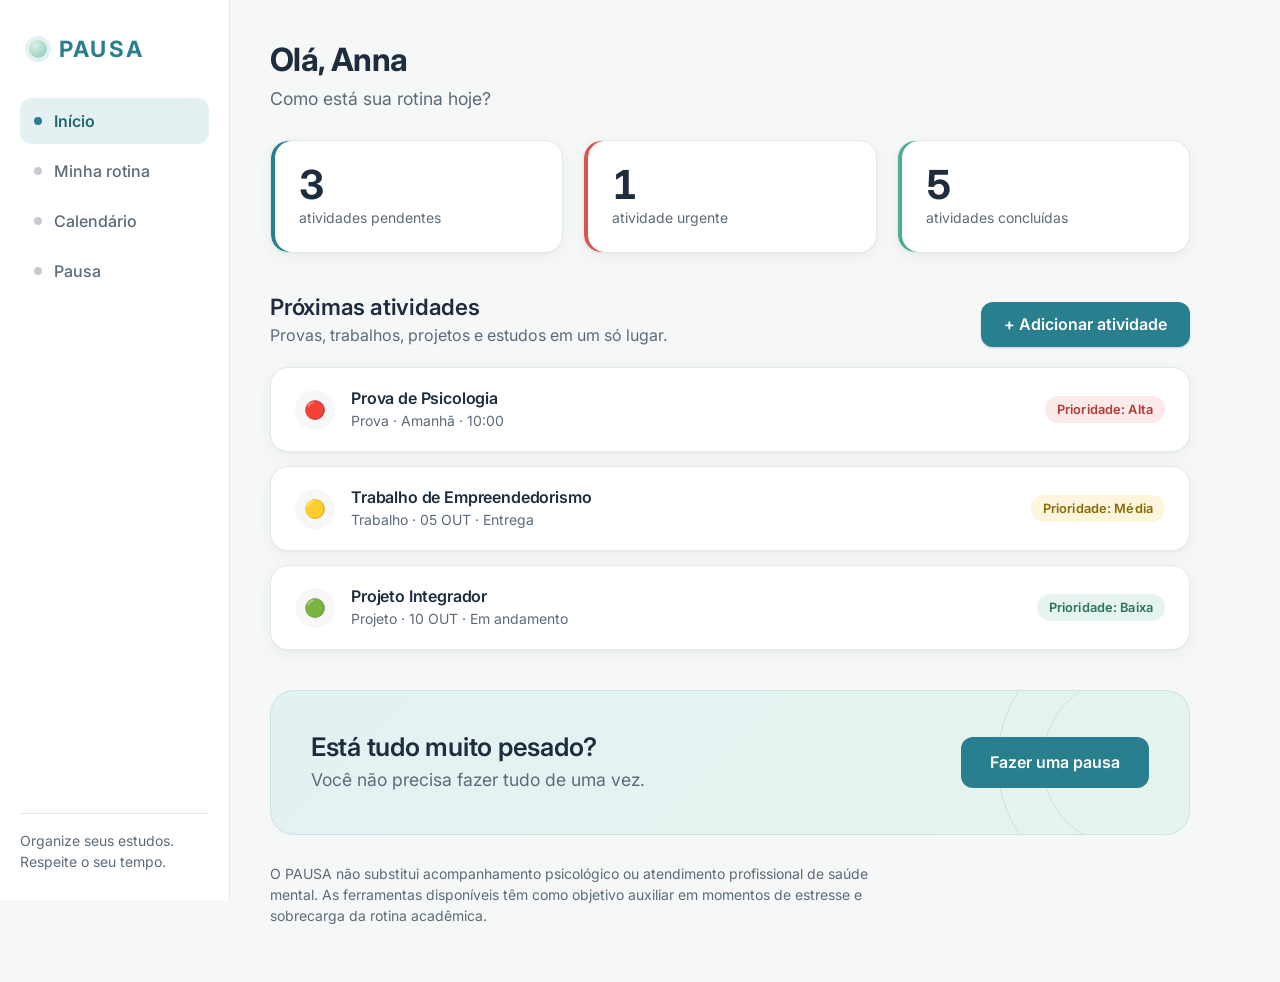
<file: index.html>
<!DOCTYPE html>
<html lang="pt-BR">
<head>
  <meta charset="UTF-8">
  <meta name="viewport" content="width=device-width, initial-scale=1">
  <title>PAUSA · Início</title>
  <link rel="preconnect" href="https://fonts.googleapis.com">
  <link href="https://fonts.googleapis.com/css2?family=Inter:wght@400;500;600;700&display=swap" rel="stylesheet">
  <link rel="stylesheet" href="style.css">
  <link rel="stylesheet" href="dashboard.css">
</head>
<body>

  <!-- MENU LATERAL -->
  <aside class="sidebar">
    <a href="index.html" class="logo">PAUSA</a>
    <nav class="menu">
      <a href="index.html" class="menu-link ativo">Início</a>
      <a href="rotina.html" class="menu-link">Minha rotina</a>
      <a href="calendario.html" class="menu-link">Calendário</a>
      <a href="pausa.html" class="menu-link">Pausa</a>
    </nav>
    <p class="lema">Organize seus estudos.<br>Respeite o seu tempo.</p>
  </aside>

  <main class="conteudo">

    <!-- SAUDAÇÃO -->
    <header class="saudacao">
      <h1>Olá, Anna</h1>
      <p>Como está sua rotina hoje?</p>
    </header>

    <!-- CARDS DE RESUMO -->
    <section class="resumo" aria-label="Resumo da rotina">
      <div class="card card-resumo">
        <span class="resumo-numero" id="contador-pendentes">3</span>
        <span class="resumo-texto">atividades pendentes</span>
      </div>
      <div class="card card-resumo resumo-urgente">
        <span class="resumo-numero" id="contador-urgentes">1</span>
        <span class="resumo-texto">atividade urgente</span>
      </div>
      <div class="card card-resumo resumo-concluido">
        <span class="resumo-numero">5</span>
        <span class="resumo-texto">atividades concluídas</span>
      </div>
    </section>

    <!-- PRÓXIMAS ATIVIDADES -->
    <section class="atividades">
      <div class="atividades-topo">
        <div>
          <h2>Próximas atividades</h2>
          <p class="subtitulo">Provas, trabalhos, projetos e estudos em um só lugar.</p>
        </div>
        <button class="botao botao-principal" id="botao-adicionar">+ Adicionar atividade</button>
      </div>
      <!-- Os cards são criados pelo app.js -->
      <div class="lista-atividades" id="lista-atividades"></div>
    </section>

    <!-- DESTAQUE DA ÁREA PAUSA -->
    <section class="destaque-pausa">
      <div>
        <h2>Está tudo muito pesado?</h2>
        <p>Você não precisa fazer tudo de uma vez.</p>
      </div>
      <a href="pausa.html" class="botao botao-pausa">Fazer uma pausa</a>
    </section>

    <!-- AVISO -->
    <p class="aviso">
      O PAUSA não substitui acompanhamento psicológico ou atendimento profissional de saúde mental.
      As ferramentas disponíveis têm como objetivo auxiliar em momentos de estresse e sobrecarga da rotina acadêmica.
    </p>
  </main>

  <!-- MODAL: NOVA ATIVIDADE -->
  <div class="modal-fundo" id="modal" hidden>
    <div class="modal" role="dialog" aria-modal="true" aria-labelledby="modal-titulo">
      <h2 id="modal-titulo">Nova atividade</h2>
      <form id="form-atividade">
        <label>Título
          <input type="text" id="campo-titulo" required placeholder="Ex.: Prova de Biologia">
        </label>
        <label>Tipo
          <select id="campo-tipo">
            <option>Prova</option>
            <option>Trabalho</option>
            <option>Projeto</option>
            <option>Estudo</option>
          </select>
        </label>
        <div class="linha">
          <label>Data
            <input type="date" id="campo-data" required>
          </label>
          <label>Horário
            <input type="time" id="campo-horario">
          </label>
        </div>
        <label>Prioridade
          <select id="campo-prioridade">
            <option value="Alta">Alta</option>
            <option value="Média" selected>Média</option>
            <option value="Baixa">Baixa</option>
          </select>
        </label>
        <label>Descrição
          <textarea id="campo-descricao" rows="3" placeholder="Algum detalhe que ajude a lembrar?"></textarea>
        </label>
        <div class="modal-botoes">
          <button type="button" class="botao botao-secundario" id="botao-cancelar">Cancelar</button>
          <button type="submit" class="botao botao-principal">Salvar atividade</button>
        </div>
      </form>
    </div>
  </div>

  <script src="app.js"></script>
</body>
</html>
</file>
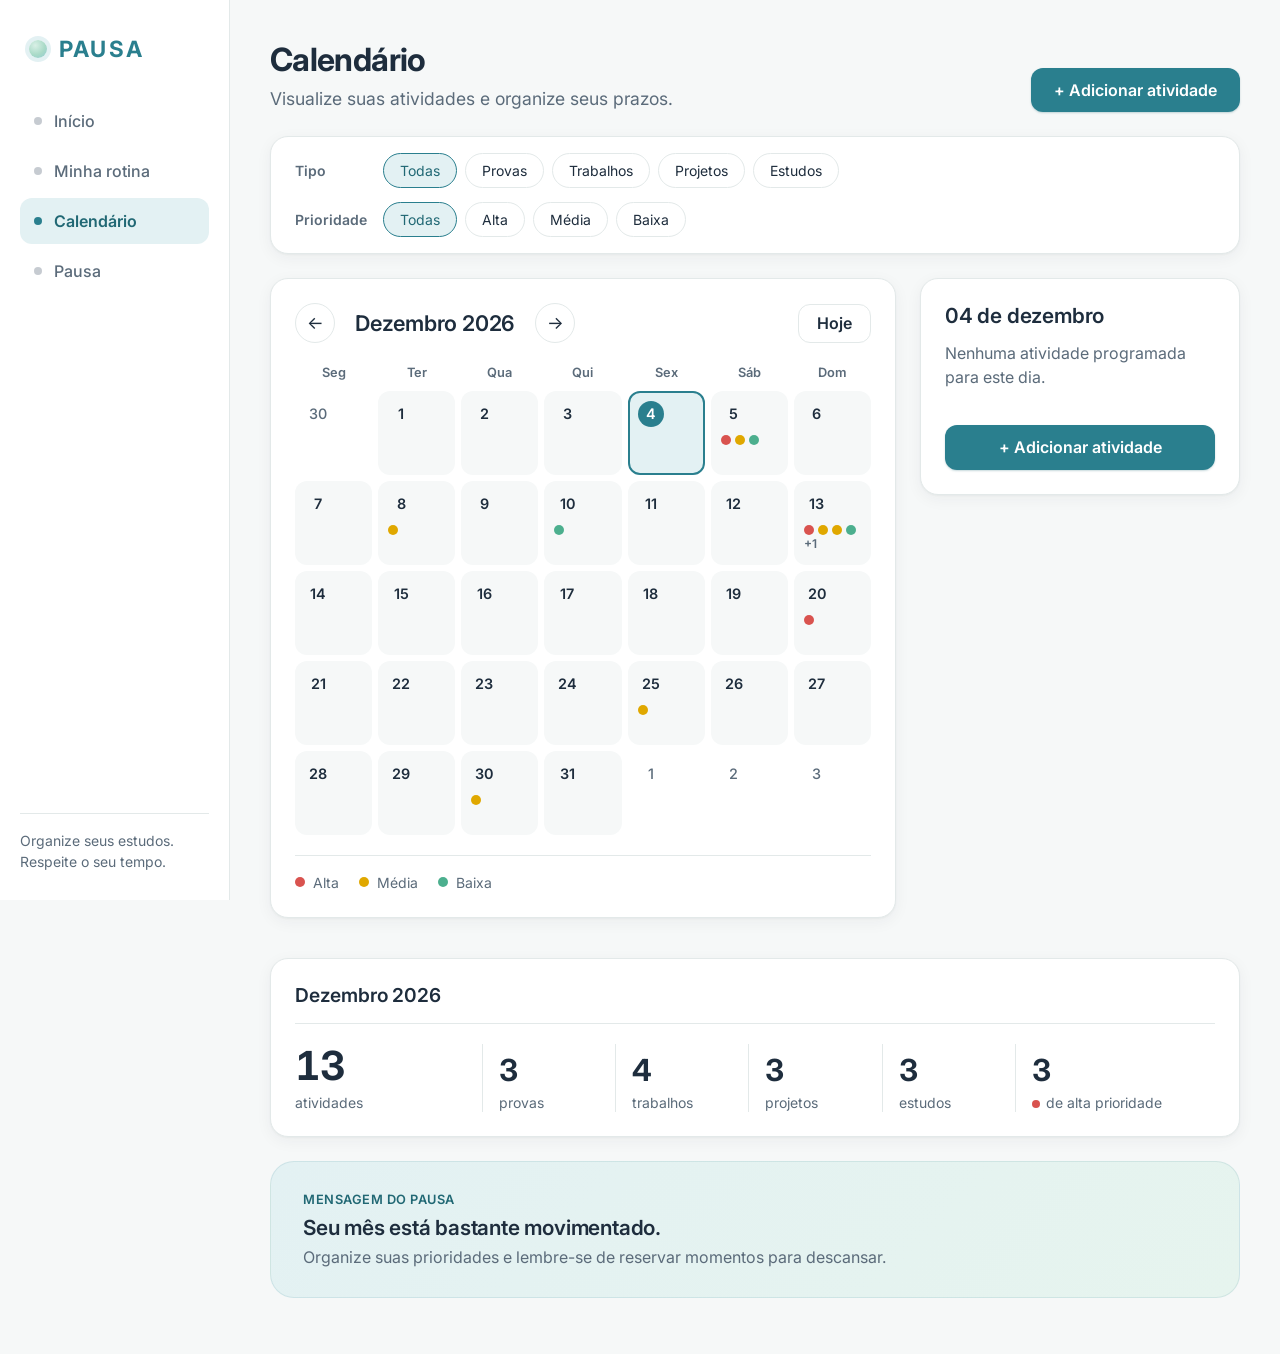
<file: calendario.html>
<!DOCTYPE html>
<html lang="pt-BR">
<head>
  <meta charset="UTF-8">
  <meta name="viewport" content="width=device-width, initial-scale=1">
  <title>PAUSA · Calendário</title>
  <link rel="preconnect" href="https://fonts.googleapis.com">
  <link href="https://fonts.googleapis.com/css2?family=Inter:wght@400;500;600;700&display=swap" rel="stylesheet">
  <link rel="stylesheet" href="style.css">
  <!-- dashboard.css já tem o modal e as etiquetas de prioridade -->
  <link rel="stylesheet" href="dashboard.css">

  <!-- Estilos específicos desta página -->
  <link rel="stylesheet" href="calendario.css">
</head>
<body>

  <!-- MENU LATERAL (igual ao das outras páginas; "Calendário" ativo) -->
  <aside class="sidebar">
    <a href="index.html" class="logo">PAUSA</a>
    <nav class="menu">
      <a href="index.html" class="menu-link">Início</a>
      <a href="rotina.html" class="menu-link">Minha rotina</a>
      <a href="calendario.html" class="menu-link ativo" aria-current="page">Calendário</a>
      <a href="pausa.html" class="menu-link">Pausa</a>
    </nav>
    <p class="lema">Organize seus estudos.<br>Respeite o seu tempo.</p>
  </aside>

  <main class="conteudo conteudo-calendario">

    <!-- CABEÇALHO -->
    <header class="atividades-topo cabecalho-calendario">
      <div class="saudacao">
        <h1>Calendário</h1>
        <p>Visualize suas atividades e organize seus prazos.</p>
      </div>
      <button class="botao botao-principal" id="botao-adicionar">+ Adicionar atividade</button>
    </header>

    <!-- FILTROS -->
    <section class="card filtros-cal" aria-label="Filtros">
      <div class="filtro-grupo" role="group" aria-label="Filtrar por tipo">
        <span class="filtro-rotulo">Tipo</span>
        <button class="chip" data-filtro="tipo" data-valor="Todas" aria-pressed="true">Todas</button>
        <button class="chip" data-filtro="tipo" data-valor="Prova" aria-pressed="false">Provas</button>
        <button class="chip" data-filtro="tipo" data-valor="Trabalho" aria-pressed="false">Trabalhos</button>
        <button class="chip" data-filtro="tipo" data-valor="Projeto" aria-pressed="false">Projetos</button>
        <button class="chip" data-filtro="tipo" data-valor="Estudo" aria-pressed="false">Estudos</button>
      </div>
      <div class="filtro-grupo" role="group" aria-label="Filtrar por prioridade">
        <span class="filtro-rotulo">Prioridade</span>
        <button class="chip" data-filtro="prioridade" data-valor="Todas" aria-pressed="true">Todas</button>
        <button class="chip" data-filtro="prioridade" data-valor="Alta" aria-pressed="false">Alta</button>
        <button class="chip" data-filtro="prioridade" data-valor="Média" aria-pressed="false">Média</button>
        <button class="chip" data-filtro="prioridade" data-valor="Baixa" aria-pressed="false">Baixa</button>
      </div>
    </section>

    <div class="layout-calendario">

      <!-- CALENDÁRIO MENSAL (a grade é criada pelo calendario.js) -->
      <section class="card calendario" aria-label="Calendário mensal">
        <div class="cal-barra">
          <button class="cal-seta" id="botao-anterior" aria-label="Mês anterior">←</button>
          <h2 class="cal-titulo" id="titulo-mes">Mês Ano</h2>
          <button class="cal-seta" id="botao-proximo" aria-label="Próximo mês">→</button>
          <button class="botao botao-secundario cal-hoje" id="botao-hoje">Hoje</button>
        </div>

        <div class="cal-semana" aria-hidden="true">
          <span>Seg</span><span>Ter</span><span>Qua</span><span>Qui</span><span>Sex</span><span>Sáb</span><span>Dom</span>
        </div>
        <div class="cal-grade" id="grade-dias" role="group" aria-label="Dias do mês"></div>

        <div class="legenda" aria-label="Legenda de prioridades">
          <span><i class="ponto ponto-alta"></i> Alta</span>
          <span><i class="ponto ponto-media"></i> Média</span>
          <span><i class="ponto ponto-baixa"></i> Baixa</span>
        </div>
      </section>

      <!-- PAINEL DO DIA SELECIONADO -->
      <aside class="card painel-dia" aria-live="polite">
        <h2 id="painel-data">Selecione um dia</h2>
        <p class="painel-contagem" id="painel-contagem"></p>
        <div id="painel-lista"></div>
        <p class="painel-vazio" id="painel-vazio" hidden>Nenhuma atividade programada para este dia.</p>
        <button class="botao botao-principal" id="botao-adicionar-dia" hidden>+ Adicionar atividade</button>
      </aside>
    </div>

    <!-- RESUMO DO MÊS -->
    <section class="card resumo-mes" aria-label="Resumo do mês">
      <h2 id="resumo-titulo">Mês Ano</h2>
      <div class="resumo-itens" id="resumo-itens"></div>
    </section>

    <!-- MENSAGEM DO PAUSA (escolhida pelo calendario.js conforme a carga do mês) -->
    <section class="mensagem-pausa" aria-label="Mensagem do PAUSA">
      <p class="mensagem-rotulo">Mensagem do PAUSA</p>
      <h2 id="mensagem-titulo"></h2>
      <p class="mensagem-texto" id="mensagem-texto"></p>
    </section>
  </main>

  <!-- MODAL: NOVA ATIVIDADE (mesmo da Minha rotina) -->
  <div class="modal-fundo" id="modal" hidden>
    <div class="modal" role="dialog" aria-modal="true" aria-labelledby="modal-titulo">
      <h2 id="modal-titulo">Nova atividade</h2>
      <form id="form-atividade">
        <label>Título
          <input type="text" id="campo-titulo" required placeholder="Ex.: Prova de Biologia">
        </label>
        <label>Tipo
          <select id="campo-tipo">
            <option>Prova</option>
            <option>Trabalho</option>
            <option>Projeto</option>
            <option>Estudo</option>
          </select>
        </label>
        <div class="linha">
          <label>Data
            <input type="date" id="campo-data" required>
          </label>
          <label>Horário
            <input type="time" id="campo-horario">
          </label>
        </div>
        <label>Prioridade
          <select id="campo-prioridade">
            <option value="Alta">Alta</option>
            <option value="Média" selected>Média</option>
            <option value="Baixa">Baixa</option>
          </select>
        </label>
        <label>Descrição
          <textarea id="campo-descricao" rows="3" placeholder="Algum detalhe que ajude a lembrar?"></textarea>
        </label>
        <div class="modal-botoes">
          <button type="button" class="botao botao-secundario" id="botao-cancelar">Cancelar</button>
          <button type="submit" class="botao botao-principal">Salvar atividade</button>
        </div>
      </form>
    </div>
  </div>

  <script src="calendario.js"></script>
</body>
</html>
</file>
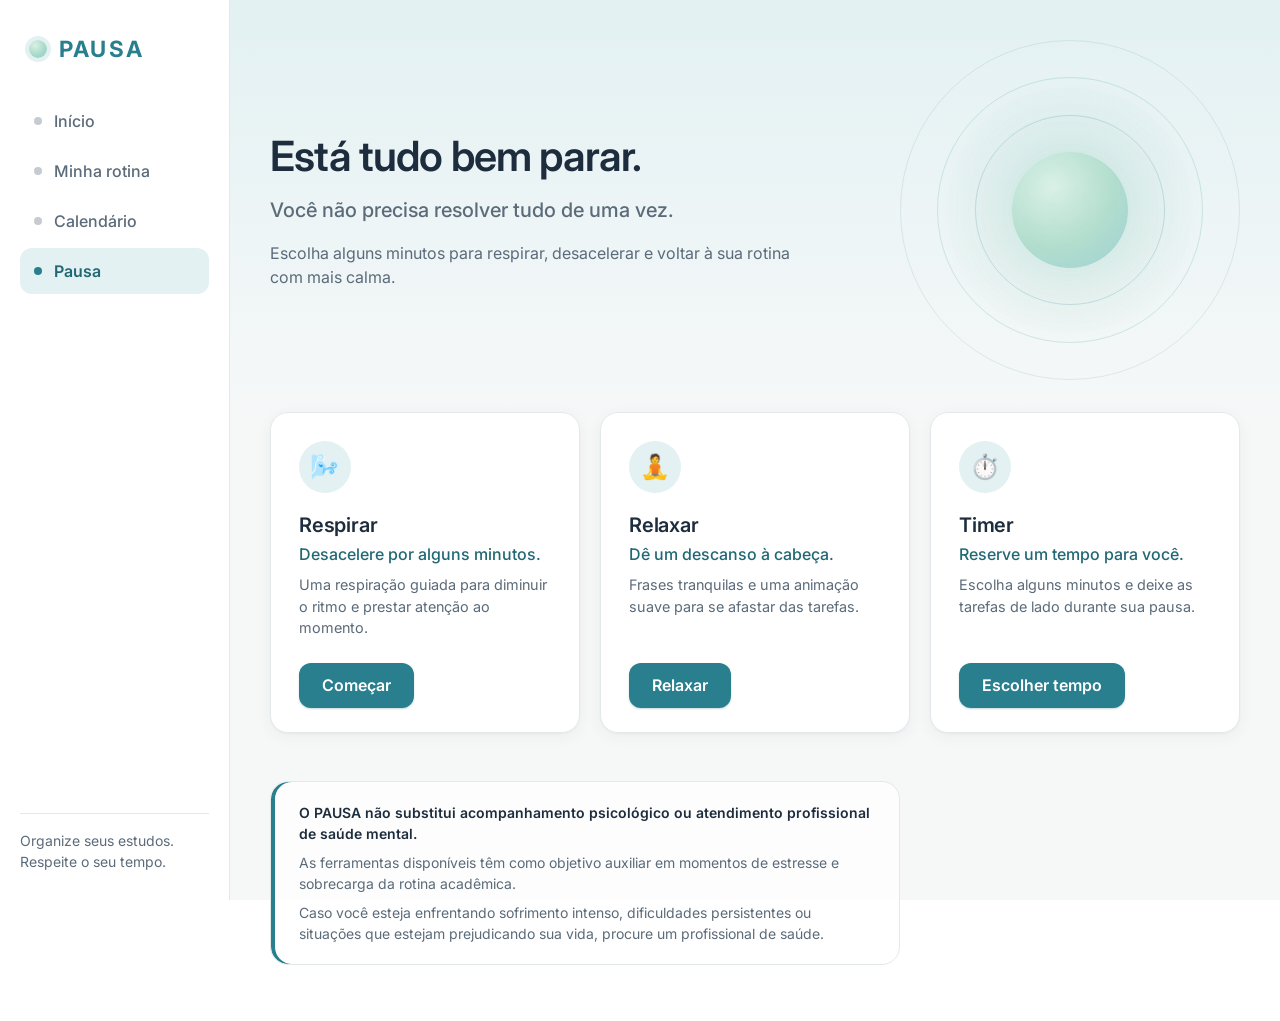
<file: pausa.html>
<!DOCTYPE html>
<html lang="pt-BR">
<head>
  <meta charset="UTF-8">
  <meta name="viewport" content="width=device-width, initial-scale=1">
  <title>PAUSA · Pausa</title>
  <link rel="preconnect" href="https://fonts.googleapis.com">
  <link href="https://fonts.googleapis.com/css2?family=Inter:wght@400;500;600;700&display=swap" rel="stylesheet">
  <link rel="stylesheet" href="style.css">
  <link rel="stylesheet" href="pausa.css">
</head>
<body class="pagina-pausa">

  <!-- MENU LATERAL (igual ao dashboard; "Pausa" ativo) -->
  <aside class="sidebar">
    <a href="index.html" class="logo">PAUSA</a>
    <nav class="menu">
      <a href="index.html" class="menu-link">Início</a>
      <a href="rotina.html" class="menu-link">Minha rotina</a>
      <a href="calendario.html" class="menu-link">Calendário</a>
      <a href="pausa.html" class="menu-link ativo" aria-current="page">Pausa</a>
    </nav>
    <p class="lema">Organize seus estudos.<br>Respeite o seu tempo.</p>
  </aside>

  <main class="conteudo pausa-pagina">

    <!-- TELA INICIAL: cabeçalho + três opções -->
    <div id="inicio">
      <div class="pausa-hero">
        <header class="pausa-topo">
          <h1>Está tudo bem parar.</h1>
          <p class="pausa-subtitulo">Você não precisa resolver tudo de uma vez.</p>
          <p>Escolha alguns minutos para respirar, desacelerar e voltar à sua rotina com mais calma.</p>
        </header>
        <!-- Elemento decorativo: anéis e um núcleo que "respira" bem devagar -->
        <div class="deco" aria-hidden="true">
          <span class="deco-anel deco-anel-1"></span>
          <span class="deco-anel deco-anel-2"></span>
          <span class="deco-anel deco-anel-3"></span>
          <span class="deco-nucleo"></span>
        </div>
      </div>

      <section class="opcoes" aria-label="Opções de pausa">
        <article class="card opcao">
          <span class="opcao-icone" aria-hidden="true">🌬️</span>
          <h2>Respirar</h2>
          <p class="opcao-lema">Desacelere por alguns minutos.</p>
          <p class="opcao-descricao">Uma respiração guiada para diminuir o ritmo e prestar atenção ao momento.</p>
          <button class="botao botao-principal" data-abrir="respirar">Começar</button>
        </article>

        <article class="card opcao">
          <span class="opcao-icone" aria-hidden="true">🧘</span>
          <h2>Relaxar</h2>
          <p class="opcao-lema">Dê um descanso à cabeça.</p>
          <p class="opcao-descricao">Frases tranquilas e uma animação suave para se afastar das tarefas.</p>
          <button class="botao botao-principal" data-abrir="relaxar">Relaxar</button>
        </article>

        <article class="card opcao">
          <span class="opcao-icone" aria-hidden="true">⏱️</span>
          <h2>Timer</h2>
          <p class="opcao-lema">Reserve um tempo para você.</p>
          <p class="opcao-descricao">Escolha alguns minutos e deixe as tarefas de lado durante sua pausa.</p>
          <button class="botao botao-principal" data-abrir="timer">Escolher tempo</button>
        </article>
      </section>
    </div>

    <!-- ÁREA DAS EXPERIÊNCIAS (só aparece depois de escolher uma opção) -->
    <div id="sessao" hidden>
      <div class="sessao-layout">

        <!-- RESPIRAR -->
        <section class="tela" id="tela-respirar" hidden>
          <div id="respirar-ativo">
            <div class="respiracao-palco">
              <div class="circulo" id="circulo"></div>
              <p class="respiracao-texto" id="respiracao-texto" aria-live="polite">Prepare-se...</p>
            </div>
            <p class="ciclo" id="ciclo">&nbsp;</p>
            <button class="botao botao-secundario" data-acao="voltar">Encerrar pausa</button>
          </div>

          <div id="respirar-fim" hidden>
            <h2 id="respirar-fim-titulo">Você terminou sua pausa.</h2>
            <div id="fim-pergunta">
              <p class="tela-texto">Como está se sentindo agora?</p>
              <div class="sentimentos">
                <button class="botao botao-secundario" data-sentimento>😣 Ainda sobrecarregado</button>
                <button class="botao botao-secundario" data-sentimento>😐 Um pouco melhor</button>
                <button class="botao botao-secundario" data-sentimento>🙂 Estou melhor</button>
              </div>
            </div>
            <div id="fim-obrigado" hidden>
              <p class="tela-texto">Obrigado por reservar alguns minutos para você.</p>
              <a href="index.html" class="botao botao-principal">Voltar para minha rotina</a>
            </div>
          </div>
        </section>

        <!-- TIMER -->
        <section class="tela" id="tela-timer" hidden>
          <div id="timer-escolha">
            <h2>Quanto tempo você quer reservar?</h2>
            <div class="tempos">
              <button class="botao tempo-opcao" data-minutos="2">2 minutos</button>
              <button class="botao tempo-opcao" data-minutos="5">5 minutos</button>
              <button class="botao tempo-opcao" data-minutos="10">10 minutos</button>
            </div>
            <button class="botao botao-secundario" data-acao="voltar">Voltar</button>
          </div>

          <div id="timer-andamento" hidden>
            <!-- A contagem fica no centro de anéis suaves (decoração, só visual) -->
            <div class="palco-timer">
              <div class="deco deco-timer" aria-hidden="true">
                <span class="deco-anel deco-anel-1"></span>
                <span class="deco-anel deco-anel-2"></span>
                <span class="deco-anel deco-anel-3"></span>
              </div>
              <p class="contagem" id="timer-contagem" role="timer">05:00</p>
            </div>
            <p class="mensagem" id="timer-mensagem">Esse momento é seu.</p>
            <button class="botao botao-secundario" data-acao="voltar">Encerrar pausa</button>
          </div>

          <div id="timer-fim" hidden>
            <h2>Sua pausa terminou.</h2>
            <p class="tela-texto">Você pode voltar quando se sentir pronto.</p>
            <a href="index.html" class="botao botao-principal">Voltar para minha rotina</a>
          </div>
        </section>

        <!-- RELAXAR -->
        <section class="tela" id="tela-relaxar" hidden>
          <div id="relaxar-ativo">
            <!-- Ondas suaves (decoração) com a frase no centro -->
            <div class="relaxar-cena">
              <div class="relaxar-palco" aria-hidden="true">
                <span class="onda onda-1"></span>
                <span class="onda onda-2"></span>
                <span class="onda onda-3"></span>
              </div>
              <p class="relaxar-frase" id="relaxar-frase" aria-live="polite">Afaste-se por alguns instantes.</p>
            </div>

            <div class="relaxar-timer" role="group" aria-label="Timer opcional">
              <span>Timer opcional:</span>
              <button class="chip" data-relaxar-minutos="1" aria-pressed="false">1 min</button>
              <button class="chip" data-relaxar-minutos="2" aria-pressed="false">2 min</button>
              <span class="relaxar-contagem" id="relaxar-contagem" hidden></span>
            </div>

            <button class="botao botao-secundario" data-acao="voltar">Encerrar pausa</button>
          </div>

          <div id="relaxar-fim" hidden>
            <h2>Sua pausa terminou.</h2>
            <p class="tela-texto">Você pode voltar quando se sentir pronto.</p>
            <a href="index.html" class="botao botao-principal">Voltar para minha rotina</a>
          </div>
        </section>

      </div>
    </div>

    <!-- Texto lido por leitores de tela quando a experiência muda -->
    <p class="so-leitor" id="anuncio" role="status" aria-live="polite"></p>

    <!-- AVISO -->
    <aside class="aviso-saude" role="note">
      <p><strong>O PAUSA não substitui acompanhamento psicológico ou atendimento profissional de saúde mental.</strong></p>
      <p>As ferramentas disponíveis têm como objetivo auxiliar em momentos de estresse e sobrecarga da rotina acadêmica.</p>
      <p>Caso você esteja enfrentando sofrimento intenso, dificuldades persistentes ou situações que estejam prejudicando sua vida, procure um profissional de saúde.</p>
    </aside>
  </main>

  <script src="pausa.js"></script>
</body>
</html>
</file>
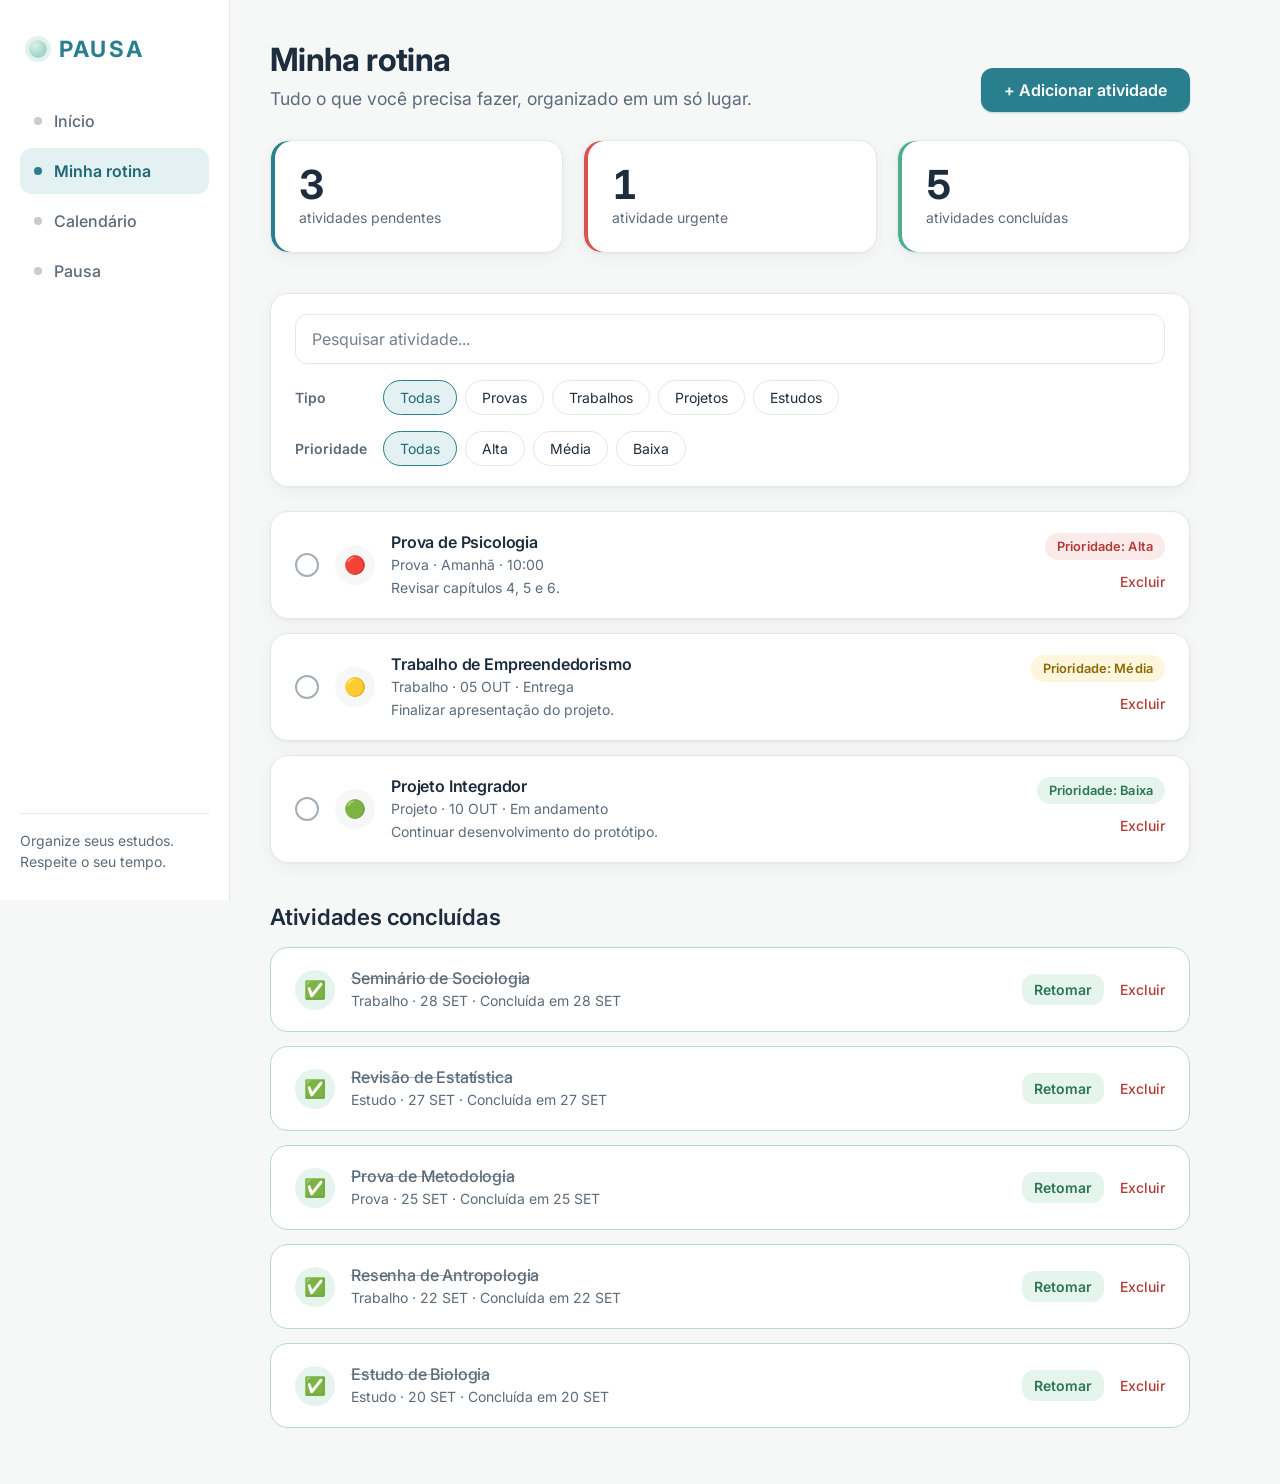
<file: rotina.html>
<!DOCTYPE html>
<html lang="pt-BR">
<head>
  <meta charset="UTF-8">
  <meta name="viewport" content="width=device-width, initial-scale=1">
  <title>PAUSA · Minha rotina</title>
  <link rel="preconnect" href="https://fonts.googleapis.com">
  <link href="https://fonts.googleapis.com/css2?family=Inter:wght@400;500;600;700&display=swap" rel="stylesheet">
  <link rel="stylesheet" href="style.css">
  <!-- dashboard.css já tem os cards de resumo, os cards de atividade e o modal -->
  <link rel="stylesheet" href="dashboard.css">

  <!-- Estilos específicos desta página -->
  <link rel="stylesheet" href="rotina.css">
</head>
<body>

  <!-- MENU LATERAL (igual ao das outras páginas; "Minha rotina" ativo) -->
  <aside class="sidebar">
    <a href="index.html" class="logo">PAUSA</a>
    <nav class="menu">
      <a href="index.html" class="menu-link">Início</a>
      <a href="rotina.html" class="menu-link ativo" aria-current="page">Minha rotina</a>
      <a href="calendario.html" class="menu-link">Calendário</a>
      <a href="pausa.html" class="menu-link">Pausa</a>
    </nav>
    <p class="lema">Organize seus estudos.<br>Respeite o seu tempo.</p>
  </aside>

  <main class="conteudo">

    <!-- CABEÇALHO -->
    <header class="atividades-topo cabecalho-rotina">
      <div class="saudacao">
        <h1>Minha rotina</h1>
        <p>Tudo o que você precisa fazer, organizado em um só lugar.</p>
      </div>
      <button class="botao botao-principal" id="botao-adicionar">+ Adicionar atividade</button>
    </header>

    <!-- RESUMO (os números são preenchidos pelo rotina.js) -->
    <section class="resumo" aria-label="Resumo da rotina">
      <div class="card card-resumo">
        <span class="resumo-numero" id="contador-pendentes">0</span>
        <span class="resumo-texto" id="texto-pendentes">atividades pendentes</span>
      </div>
      <div class="card card-resumo resumo-urgente">
        <span class="resumo-numero" id="contador-urgentes">0</span>
        <span class="resumo-texto" id="texto-urgentes">atividade urgente</span>
      </div>
      <div class="card card-resumo resumo-concluido">
        <span class="resumo-numero" id="contador-concluidas">0</span>
        <span class="resumo-texto" id="texto-concluidas">atividades concluídas</span>
      </div>
    </section>

    <!-- FILTROS E PESQUISA -->
    <section class="card filtros" aria-label="Filtros">
      <input type="search" class="busca" id="campo-busca" placeholder="Pesquisar atividade..." aria-label="Pesquisar atividade pelo título">

      <div class="filtro-grupo" role="group" aria-label="Filtrar por tipo">
        <span class="filtro-rotulo">Tipo</span>
        <button class="chip" data-filtro="tipo" data-valor="Todas" aria-pressed="true">Todas</button>
        <button class="chip" data-filtro="tipo" data-valor="Prova" aria-pressed="false">Provas</button>
        <button class="chip" data-filtro="tipo" data-valor="Trabalho" aria-pressed="false">Trabalhos</button>
        <button class="chip" data-filtro="tipo" data-valor="Projeto" aria-pressed="false">Projetos</button>
        <button class="chip" data-filtro="tipo" data-valor="Estudo" aria-pressed="false">Estudos</button>
      </div>

      <div class="filtro-grupo" role="group" aria-label="Filtrar por prioridade">
        <span class="filtro-rotulo">Prioridade</span>
        <button class="chip" data-filtro="prioridade" data-valor="Todas" aria-pressed="true">Todas</button>
        <button class="chip" data-filtro="prioridade" data-valor="Alta" aria-pressed="false">Alta</button>
        <button class="chip" data-filtro="prioridade" data-valor="Média" aria-pressed="false">Média</button>
        <button class="chip" data-filtro="prioridade" data-valor="Baixa" aria-pressed="false">Baixa</button>
      </div>
    </section>

    <!-- LISTA DE ATIVIDADES (os cards são criados pelo rotina.js) -->
    <section aria-label="Atividades">
      <div class="lista-atividades" id="lista-atividades"></div>

      <div class="vazio" id="estado-vazio" hidden>
        <p class="vazio-titulo">Nenhuma atividade encontrada.</p>
        <p>Tente alterar os filtros ou adicionar uma nova atividade.</p>
      </div>
    </section>

    <!-- ATIVIDADES CONCLUÍDAS (os cards são criados pelo rotina.js) -->
    <section class="atividades concluidas" aria-labelledby="titulo-concluidas">
      <h2 id="titulo-concluidas">Atividades concluídas</h2>
      <div class="lista-atividades" id="lista-concluidas"></div>
      <p class="vazio-concluidas" id="vazio-concluidas" hidden>Nenhuma atividade concluída ainda.</p>
    </section>
  </main>

  <!-- MODAL: NOVA ATIVIDADE (mesmo do dashboard) -->
  <div class="modal-fundo" id="modal" hidden>
    <div class="modal" role="dialog" aria-modal="true" aria-labelledby="modal-titulo">
      <h2 id="modal-titulo">Nova atividade</h2>
      <form id="form-atividade">
        <label>Título
          <input type="text" id="campo-titulo" required placeholder="Ex.: Prova de Biologia">
        </label>
        <label>Tipo
          <select id="campo-tipo">
            <option>Prova</option>
            <option>Trabalho</option>
            <option>Projeto</option>
            <option>Estudo</option>
          </select>
        </label>
        <div class="linha">
          <label>Data
            <input type="date" id="campo-data" required>
          </label>
          <label>Horário
            <input type="time" id="campo-horario">
          </label>
        </div>
        <label>Prioridade
          <select id="campo-prioridade">
            <option value="Alta">Alta</option>
            <option value="Média" selected>Média</option>
            <option value="Baixa">Baixa</option>
          </select>
        </label>
        <label>Descrição
          <textarea id="campo-descricao" rows="3" placeholder="Algum detalhe que ajude a lembrar?"></textarea>
        </label>
        <div class="modal-botoes">
          <button type="button" class="botao botao-secundario" id="botao-cancelar">Cancelar</button>
          <button type="submit" class="botao botao-principal">Salvar atividade</button>
        </div>
      </form>
    </div>
  </div>

  <!-- AVISO: aparece por alguns segundos depois de concluir uma atividade -->
  <div class="toast" id="aviso" role="status" aria-live="polite" hidden>
    <div>
      <strong>✓ Atividade concluída!</strong>
      <p id="aviso-texto"></p>
    </div>
    <button type="button" id="botao-desfazer">Desfazer</button>
  </div>

  <script src="rotina.js"></script>
</body>
</html>
</file>
<file: style.css>
/* ===== ESTILOS GLOBAIS (usados em todas as páginas) ===== */
/* Identidade visual base do PAUSA. Dashboard, Minha rotina, Calendário e Pausa
   devem usar as variáveis abaixo em vez de cores escritas à mão. */

:root {
  /* --- Marca e estrutura (azul-esverdeado, a cor da área Pausa) --- */
  --cor-primaria: #2a7f8e;        /* logo, botões principais, item ativo, foco */
  --cor-primaria-hover: #216874;  /* hover e texto sobre fundo suave (contraste alto) */
  --cor-primaria-suave: #e3f1f3;  /* fundos leves e item ativo do menu */

  /* --- Sucesso e ações positivas (verde) --- */
  --cor-sucesso: #4caf8e;
  --cor-sucesso-suave: #e6f4ee;
  --cor-sucesso-texto: #2a745a;   /* texto verde legível sobre fundo suave */

  /* --- Atenção (amarelo): prioridade média --- */
  --cor-atencao: #e0a800;
  --cor-atencao-suave: #fdf5dc;
  --cor-atencao-texto: #8a6a00;

  /* --- Perigo (vermelho): prioridade alta, urgência, erro --- */
  --cor-perigo: #d9534f;
  --cor-perigo-suave: #fbeaea;
  --cor-perigo-texto: #b23b37;

  /* --- Neutros --- */
  --cor-fundo: #f6f8f8;
  --cor-card: #ffffff;
  --cor-texto: #1e2d3d;
  --cor-texto-secundario: #5b6b7a;
  --cor-borda: #e3e9e9;

  /* --- Forma e profundidade --- */
  --raio-card: 18px;
  --raio-grande: 24px;            /* modal e destaques */
  --raio-botao: 12px;
  --sombra-card: 0 1px 2px rgba(30, 45, 61, 0.04), 0 4px 16px rgba(30, 45, 61, 0.05);
  --sombra-card-hover: 0 8px 24px rgba(30, 45, 61, 0.09);
  --sombra-modal: 0 20px 60px rgba(30, 45, 61, 0.2);
  --sobreposicao-modal: rgba(30, 45, 61, 0.45);
  --cor-sobre-primaria: #ffffff;  /* texto sobre botões e fundos da cor primária */

  /* --- Ritmo vertical: espaço entre as grandes seções da página --- */
  --espaco-secao: 40px;

  /* --- Gradientes da identidade Pausa (círculo de respiração e destaques) --- */
  --gradiente-respiracao: radial-gradient(circle at 35% 30%, #d9f0e6, #a9dac7 55%, #90c9d2);
  --gradiente-pausa: linear-gradient(135deg, var(--cor-primaria-suave), var(--cor-sucesso-suave));

  /* --- COMPATIBILIDADE: nomes antigos ainda usados por rotina.html, calendario.html e pausa.css.
         Apontam para as variáveis novas. Apague cada linha quando a página que a usa for padronizada. --- */
  --verde: var(--cor-sucesso);
  --verde-claro: var(--cor-sucesso-suave);
  --azul-esverdeado: var(--cor-primaria);
  --azul-esverdeado-claro: var(--cor-primaria-suave);
  --amarelo: var(--cor-atencao);
  --amarelo-claro: var(--cor-atencao-suave);
  --vermelho: var(--cor-perigo);
  --vermelho-claro: var(--cor-perigo-suave);
  --texto: var(--cor-texto);
  --texto-suave: var(--cor-texto-secundario);
  --fundo: var(--cor-fundo);
  --branco: var(--cor-card);
  --borda: var(--cor-borda);
  --raio: var(--raio-card);
  --sombra: var(--sombra-card);
}

* { box-sizing: border-box; margin: 0; padding: 0; }

/* Garante que o atributo hidden esconda mesmo elementos com display definido por classe */
[hidden] { display: none !important; }

body {
  font-family: "Inter", system-ui, sans-serif;
  background: var(--cor-fundo);
  color: var(--cor-texto);
  line-height: 1.5;
  -webkit-font-smoothing: antialiased;
}

h1, h2, h3 { line-height: 1.25; letter-spacing: -0.01em; }
a { color: inherit; text-decoration: none; }

/* Foco visível para navegação por teclado */
a:focus-visible, button:focus-visible, input:focus-visible,
select:focus-visible, textarea:focus-visible {
  outline: 3px solid var(--cor-primaria);
  outline-offset: 2px;
}

/* ----- Menu lateral ----- */
.sidebar {
  position: fixed;
  top: 0; left: 0; bottom: 0;
  width: 230px;                   /* pausa.css usa 230px nas contas de centralização */
  padding: 32px 20px 28px;
  overflow-y: auto;               /* se a janela for baixa, o menu rola em vez de ser cortado */
  background: var(--cor-card);
  border-right: 1px solid var(--cor-borda);
  display: flex;
  flex-direction: column;
  gap: 32px;
}

/* A marca ganha um pequeno círculo igual ao da respiração da área Pausa */
.logo {
  display: flex;
  align-items: center;
  gap: 12px;
  padding-left: 9px;              /* o círculo da marca fica alinhado com os marcadores do menu */
  font-size: 1.4rem;
  font-weight: 700;
  letter-spacing: 0.1em;
  color: var(--cor-primaria);
}
.logo::before {
  content: "";
  width: 18px; height: 18px;
  border-radius: 50%;
  background: var(--gradiente-respiracao);
  box-shadow: 0 0 0 4px var(--cor-primaria-suave);
}

.menu { display: flex; flex-direction: column; gap: 4px; }

.menu-link {
  display: flex;
  align-items: center;
  gap: 12px;
  padding: 11px 14px;
  border-radius: var(--raio-botao);
  color: var(--cor-texto-secundario);
  font-weight: 500;
  transition: background 0.2s, color 0.2s;
}
/* Pequeno marcador (substitui ícones, sem mexer no HTML) */
.menu-link::before {
  content: "";
  width: 8px; height: 8px;
  border-radius: 50%;
  background: var(--cor-texto-secundario);
  opacity: 0.35;
  transition: background 0.2s, opacity 0.2s;
}
.menu-link:hover { background: var(--cor-fundo); color: var(--cor-texto); }
.menu-link:focus-visible { outline-offset: 0; }
.menu-link.ativo { background: var(--cor-primaria-suave); color: var(--cor-primaria-hover); font-weight: 600; }
.menu-link.ativo::before { background: var(--cor-primaria); opacity: 1; }

.lema {
  margin-top: auto;
  padding-top: 16px;
  border-top: 1px solid var(--cor-borda);
  font-size: 0.875rem;
  color: var(--cor-texto-secundario);
}

/* ----- Conteúdo principal ----- */
.conteudo {
  margin-left: 230px;
  padding: 40px 40px 56px;
  max-width: 1000px;
}

/* ----- Componentes reutilizáveis ----- */
.card {
  background: var(--cor-card);
  border: 1px solid var(--cor-borda);
  border-radius: var(--raio-card);
  box-shadow: var(--sombra-card);
  padding: 24px;
}

/* Botões: o mesmo tamanho para todos (a borda transparente evita diferença de altura) */
.botao {
  display: inline-flex;
  align-items: center;
  justify-content: center;
  padding: 11px 22px;
  border: 1px solid transparent;
  border-radius: var(--raio-botao);
  font: inherit;
  font-weight: 600;
  line-height: 1.3;
  text-align: center;
  cursor: pointer;
  transition: background 0.2s, border-color 0.2s, box-shadow 0.2s, transform 0.15s;
}
.botao:hover { transform: translateY(-1px); }
.botao:active { transform: translateY(0); }

.botao-principal {
  background: var(--cor-primaria);
  color: var(--cor-sobre-primaria);
  box-shadow: 0 1px 2px color-mix(in srgb, var(--cor-primaria-hover) 25%, transparent);
}
.botao-principal:hover {
  background: var(--cor-primaria-hover);
  box-shadow: 0 4px 12px color-mix(in srgb, var(--cor-primaria-hover) 28%, transparent);
}

.botao-secundario {
  background: var(--cor-card);
  border-color: var(--cor-borda);
  color: var(--cor-texto);
}
.botao-secundario:hover { background: var(--cor-fundo); border-color: var(--cor-texto-secundario); }

.aviso {
  margin-top: 28px;
  font-size: 0.875rem;
  color: var(--cor-texto-secundario);
  max-width: 70ch;
}

/* ----- Responsivo ----- */
@media (max-width: 1000px) {
  .conteudo { padding: 32px 28px 48px; }
}

/* Menu vira barra no topo */
@media (max-width: 800px) {
  .sidebar {
    position: static;
    width: 100%;
    flex-direction: row;
    align-items: center;
    flex-wrap: wrap;
    gap: 8px 16px;
    padding: 16px 20px;
    overflow-y: visible;
    border-right: none;
    border-bottom: 1px solid var(--cor-borda);
  }
  .logo { padding-left: 0; }
  .menu { flex-direction: row; flex-wrap: wrap; gap: 4px; }
  .menu-link { padding: 10px 12px; }
  .lema { display: none; }
  .conteudo { margin-left: 0; padding: 24px 20px 40px; }
}

/* Celular: o menu fica em duas colunas, para os itens não ficarem desalinhados */
@media (max-width: 520px) {
  .menu { display: grid; grid-template-columns: repeat(2, minmax(0, 1fr)); width: 100%; }
}

@media (prefers-reduced-motion: reduce) {
  * { transition: none !important; animation: none !important; }
}
</file>
<file: dashboard.css>
/* ===== ESTILOS DO DASHBOARD (index.html) ===== */
/* Várias regras abaixo (cards de resumo, atividades, etiquetas e modal)
   também são usadas por Minha rotina e Calendário. */

/* ----- Saudação ----- */
.saudacao h1 { font-size: 2rem; font-weight: 700; letter-spacing: -0.02em; }
.saudacao p { color: var(--cor-texto-secundario); margin-top: 6px; font-size: 1.1rem; }

/* ----- Cards de resumo ----- */
/* Cada card tem uma faixa lateral colorida. A cor vem da variável --acento. */
.resumo {
  display: grid;
  grid-template-columns: repeat(3, 1fr);
  gap: 20px;
  margin: 28px 0 var(--espaco-secao);
}
.card-resumo {
  --acento: var(--cor-primaria);
  display: flex;
  flex-direction: column;
  gap: 4px;
  padding: 24px 24px 24px 28px;
  box-shadow: inset 4px 0 0 var(--acento), var(--sombra-card);
}
.resumo-numero { font-size: 2.5rem; font-weight: 700; line-height: 1; letter-spacing: -0.02em; font-variant-numeric: tabular-nums; }
.resumo-texto { color: var(--cor-texto-secundario); font-size: 0.875rem; line-height: 1.35; }
.resumo-urgente { --acento: var(--cor-perigo); }
.resumo-concluido { --acento: var(--cor-sucesso); }

/* ----- Próximas atividades ----- */
.atividades-topo {
  display: flex;
  justify-content: space-between;
  align-items: flex-end;
  gap: 16px;
  flex-wrap: wrap;
  margin-bottom: 20px;
}
.atividades h2 { font-size: 1.4rem; font-weight: 600; }
.subtitulo { margin-top: 2px; color: var(--cor-texto-secundario); font-size: 1rem; }

.lista-atividades { display: flex; flex-direction: column; gap: 14px; }

.atividade {
  display: flex;
  gap: 16px;
  align-items: center;
  padding: 20px 24px;
}
/* A bolinha de prioridade fica dentro de um círculo suave */
.atividade-icone {
  display: inline-flex;
  align-items: center;
  justify-content: center;
  flex-shrink: 0;
  width: 40px; height: 40px;
  border-radius: 50%;
  background: var(--cor-fundo);
  font-size: 1.1rem;
}
.atividade-info { flex: 1; min-width: 0; }
.atividade-info h3 { font-size: 1rem; font-weight: 600; }
.atividade-info p { margin-top: 2px; color: var(--cor-texto-secundario); font-size: 0.875rem; }
.atividade-descricao { margin-top: 4px; }

/* Etiquetas de prioridade: a cor tem significado (vermelho = alta, amarelo = média, verde = baixa) */
.etiqueta {
  padding: 4px 12px;
  border-radius: 999px;
  font-size: 0.8rem;
  font-weight: 600;
  letter-spacing: 0.01em;
  white-space: nowrap;
}
.prioridade-alta  { background: var(--cor-perigo-suave);  color: var(--cor-perigo-texto); }
.prioridade-media { background: var(--cor-atencao-suave); color: var(--cor-atencao-texto); }
.prioridade-baixa { background: var(--cor-sucesso-suave); color: var(--cor-sucesso-texto); }

/* ----- Destaque da área Pausa ----- */
/* Calmo e diferente do resto da página; os círculos lembram a respiração */
.destaque-pausa {
  position: relative;
  overflow: hidden;
  margin-top: var(--espaco-secao);
  padding: 40px;
  border: 1px solid color-mix(in srgb, var(--cor-primaria) 12%, transparent);
  border-radius: var(--raio-grande);
  background: var(--gradiente-pausa);
  display: flex;
  justify-content: space-between;
  align-items: center;
  gap: 24px;
  flex-wrap: wrap;
}
.destaque-pausa::before,
.destaque-pausa::after {
  content: "";
  position: absolute;
  top: 50%;
  border-radius: 50%;
  transform: translateY(-50%);
  pointer-events: none;
}
.destaque-pausa::before { width: 260px; height: 260px; right: -70px; border: 1.5px solid color-mix(in srgb, var(--cor-primaria) 16%, transparent); }
.destaque-pausa::after  { width: 170px; height: 170px; right: -25px; border: 1.5px solid color-mix(in srgb, var(--cor-sucesso) 22%, transparent); }
.destaque-pausa > * { position: relative; z-index: 1; } /* texto e botão ficam acima dos círculos */

.destaque-pausa h2 { font-size: 1.6rem; font-weight: 600; }
.destaque-pausa p { color: var(--cor-texto-secundario); font-size: 1.1rem; margin-top: 4px; }

/* Botão de destaque: um pouco maior que os botões comuns */
.botao-pausa { background: var(--cor-primaria); color: var(--cor-sobre-primaria); padding: 14px 28px; }
.botao-pausa:hover { background: var(--cor-primaria-hover); }

/* ----- Modal ----- */
.modal-fundo {
  position: fixed;
  inset: 0;
  background: var(--sobreposicao-modal);
  display: flex;
  align-items: center;
  justify-content: center;
  padding: 20px;
  z-index: 10;
}
.modal-fundo[hidden] { display: none; }

.modal {
  background: var(--cor-card);
  border-radius: var(--raio-grande);
  box-shadow: var(--sombra-modal);
  padding: 32px;
  width: 100%;
  max-width: 480px;
  max-height: 90vh;
  overflow-y: auto;
}
.modal h2 { margin-bottom: 20px; font-size: 1.4rem; font-weight: 600; }

.modal label { display: block; font-size: 0.875rem; font-weight: 500; margin-bottom: 14px; }
.modal textarea { resize: vertical; }
.modal input, .modal select, .modal textarea {
  display: block;
  width: 100%;
  margin-top: 6px;
  padding: 10px 12px;
  border: 1px solid var(--cor-borda);
  border-radius: var(--raio-botao);
  font: inherit;
  background: var(--cor-card);
  transition: border-color 0.2s;
}
.modal input:hover, .modal select:hover, .modal textarea:hover { border-color: var(--cor-texto-secundario); }
.linha { display: grid; grid-template-columns: 1fr 1fr; gap: 12px; }
.modal-botoes { display: flex; justify-content: flex-end; gap: 10px; margin-top: 8px; }

/* ----- Responsivo ----- */

/* Tablet: cards de resumo mais compactos e círculos do destaque menores (não cruzam o texto) */
@media (max-width: 1000px) {
  .resumo { gap: 14px; }
  .card-resumo { padding: 20px 16px 20px 22px; }
  .resumo-numero { font-size: 2.2rem; }
  .destaque-pausa { padding: 32px; }
  .destaque-pausa::before { width: 200px; height: 200px; right: -60px; top: -60px; transform: none; }
  .destaque-pausa::after  { width: 120px; height: 120px; right: -20px; top: -20px; transform: none; }
}

/* Telas estreitas (uma coluna): cada card de resumo vira uma linha: número + descrição */
@media (max-width: 800px) {
  .resumo { grid-template-columns: 1fr; gap: 12px; margin-bottom: 32px; }
  .card-resumo { flex-direction: row; align-items: center; gap: 16px; padding: 16px 20px 16px 24px; }
  .resumo-numero { min-width: 1.4ch; font-size: 2rem; }
  .resumo-texto { font-size: 1rem; }
  .atividade { flex-wrap: wrap; }
}

/* Celular */
@media (max-width: 520px) {
  .saudacao h1 { font-size: 1.7rem; }

  /* A etiqueta de prioridade passa para a linha de baixo, alinhada com o texto,
     em vez de ficar por cima do título (só nos cards em que a etiqueta vem logo depois do texto) */
  .atividade { padding: 18px 20px; row-gap: 10px; }
  .atividade-info:has(+ .etiqueta) { flex: 1 1 calc(100% - 56px); } /* 56px = ícone (40) + espaço (16) */
  .atividade > .etiqueta { margin-left: 56px; }

  .destaque-pausa { padding: 28px 24px; }
  .destaque-pausa h2 { font-size: 1.4rem; }
  .destaque-pausa .botao { width: 100%; }
}
</file>
<file: calendario.css>
/* ===== CALENDÁRIO (calendario.html) ===== */
/* Usa style.css (base, botões, cards) e dashboard.css (cabeçalho, etiquetas de prioridade e modal).
   Aqui fica só o que é específico desta página. As classes abaixo são criadas pelo calendario.js:
   não renomeie sem ajustar o JavaScript. */

.conteudo-calendario { max-width: 1180px; }
.cabecalho-calendario { margin-bottom: 24px; }

/* ----- Filtros (mesmo estilo da Minha rotina) ----- */
.filtros-cal { display: flex; flex-wrap: wrap; gap: 14px 40px; padding: 16px 24px; margin-bottom: 24px; }
.filtro-grupo { display: flex; flex-wrap: wrap; align-items: center; gap: 8px; }
.filtro-rotulo { min-width: 80px; font-size: 0.875rem; font-weight: 600; color: var(--cor-texto-secundario); }
.chip {
  padding: 6px 16px;
  border: 1px solid var(--cor-borda);
  border-radius: 999px;
  background: var(--cor-card);
  font: inherit;
  font-size: 0.875rem;
  color: var(--cor-texto);
  cursor: pointer;
  transition: background 0.2s, border-color 0.2s, color 0.2s;
}
.chip:hover { background: var(--cor-fundo); border-color: var(--cor-texto-secundario); }
/* Filtro escolhido: mesmo estilo do item ativo do menu (fundo suave + azul-esverdeado) */
.chip[aria-pressed="true"] {
  background: var(--cor-primaria-suave);
  border-color: var(--cor-primaria);
  color: var(--cor-primaria-hover);
}

/* ----- Calendário + painel lateral ----- */
/* minmax(0, 1fr) deixa a coluna encolher; com só "1fr" ela nunca ficava menor que a barra do mês
   e empurrava a página para o lado em telas estreitas */
.layout-calendario { display: grid; grid-template-columns: minmax(0, 1fr) 320px; gap: 24px; align-items: start; }

.calendario { padding: 24px; }

.cal-barra { display: flex; align-items: center; gap: 12px; margin-bottom: 20px; }
.cal-titulo { flex: 0 1 auto; min-width: 0; padding: 0 8px; text-align: center; font-size: 1.35rem; font-weight: 600; }
.cal-seta {
  flex-shrink: 0;
  width: 40px; height: 40px;
  border: 1px solid var(--cor-borda);
  border-radius: 50%;
  background: var(--cor-card);
  font: inherit; font-size: 1.1rem;
  color: var(--cor-texto);
  cursor: pointer;
  transition: background 0.2s, border-color 0.2s;
}
.cal-seta:hover { background: var(--cor-fundo); border-color: var(--cor-texto-secundario); }
.cal-hoje { margin-left: auto; flex-shrink: 0; padding: 8px 18px; }

.cal-semana, .cal-grade { display: grid; grid-template-columns: repeat(7, minmax(0, 1fr)); gap: 6px; }
.cal-semana { margin-bottom: 8px; text-align: center; font-size: 0.8rem; font-weight: 600; color: var(--cor-texto-secundario); }

/* Cada dia é um botão */
.dia {
  display: flex; flex-direction: column; align-items: flex-start; gap: 8px;
  min-height: 84px;
  padding: 8px;
  border: 2px solid transparent;
  border-radius: var(--raio-botao);
  background: var(--cor-fundo);
  font: inherit;
  color: var(--cor-texto);
  text-align: left;
  cursor: pointer;
  transition: background 0.2s, border-color 0.2s;
}
.dia:hover { background: var(--cor-primaria-suave); border-color: color-mix(in srgb, var(--cor-primaria) 30%, transparent); }
.dia-numero {
  display: inline-flex; align-items: center; justify-content: center;
  min-width: 26px; height: 26px;
  border-radius: 50%;
  font-size: 0.9rem; font-weight: 600;
}
/* Dias de outros meses: sem fundo e com número mais discreto (sem opacidade, para manter o contraste) */
.fora-do-mes { background: transparent; }
.fora-do-mes .dia-numero { font-weight: 500; color: var(--cor-texto-secundario); }
/* Hoje: número dentro de um círculo. Selecionado: borda e fundo azul-esverdeados */
.hoje .dia-numero { background: var(--cor-primaria); color: var(--cor-sobre-primaria); }
.selecionado, .selecionado:hover { border-color: var(--cor-primaria); background: var(--cor-primaria-suave); }

/* Indicadores: cada bolinha é uma atividade (a prioridade também está escrita no painel do dia) */
.pontos { display: flex; flex-wrap: wrap; gap: 4px; }
.ponto { display: inline-block; width: 10px; height: 10px; border-radius: 50%; flex-shrink: 0; }
.ponto-alta { background: var(--cor-perigo); }
.ponto-media { background: var(--cor-atencao); }
.ponto-baixa { background: var(--cor-sucesso); }
.pontos-mais { font-size: 0.75rem; font-weight: 600; line-height: 10px; color: var(--cor-texto-secundario); }

.legenda {
  display: flex; flex-wrap: wrap; gap: 8px 20px;
  margin-top: 20px; padding-top: 16px;
  border-top: 1px solid var(--cor-borda);
  font-size: 0.875rem;
  color: var(--cor-texto-secundario);
}
.legenda span { display: inline-flex; align-items: center; gap: 8px; }

/* ----- Painel do dia ----- */
.painel-dia { padding: 24px; }
.painel-dia h2 { font-size: 1.3rem; font-weight: 600; }
.painel-contagem { margin-bottom: 8px; color: var(--cor-texto-secundario); font-size: 0.875rem; }
.painel-vazio { margin: 12px 0 20px; color: var(--cor-texto-secundario); }
.painel-dia .botao { width: 100%; margin-top: 16px; }

.item-dia { display: flex; gap: 12px; padding: 14px 0; border-top: 1px solid var(--cor-borda); }
.item-dia .ponto { margin-top: 6px; }
.item-corpo { flex: 1; min-width: 0; }
.item-topo { display: flex; justify-content: space-between; align-items: flex-start; gap: 8px; }
.item-topo h3 { font-size: 1rem; font-weight: 600; overflow-wrap: anywhere; }
.item-meta, .item-descricao { color: var(--cor-texto-secundario); font-size: 0.875rem; overflow-wrap: anywhere; }
.item-descricao { margin-top: 4px; }

/* ----- Resumo do mês ----- */
/* Título em cima, separado por uma linha; abaixo, seis indicadores lado a lado com divisórias.
   O calendario.js cria os indicadores sempre nesta ordem: total, provas, trabalhos,
   projetos, estudos e alta prioridade (por isso :first-child e :last-child abaixo). */
.resumo-mes { margin-top: var(--espaco-secao); padding: 24px; }
.resumo-mes h2 {
  margin-bottom: 20px; padding-bottom: 16px;
  border-bottom: 1px solid var(--cor-borda);
  font-size: 1.2rem; font-weight: 600;
}
.resumo-itens { display: grid; grid-template-columns: 1.4fr repeat(4, minmax(0, 1fr)) 1.5fr; }

/* Todas as células têm a mesma altura (as divisórias ficam alinhadas) e o conteúdo fica encostado embaixo */
.estatistica { display: flex; flex-direction: column; justify-content: flex-end; padding: 0 16px; border-left: 1px solid var(--cor-borda); }
.estatistica:first-child { padding-left: 0; border-left: 0; }
.estatistica:last-child { padding-right: 0; }
.estatistica strong { display: block; font-size: 1.9rem; font-weight: 700; line-height: 1.1; letter-spacing: -0.02em; font-variant-numeric: tabular-nums; }
.estatistica:first-child strong { font-size: 2.5rem; }    /* o total é o número principal */
.estatistica span { display: block; margin-top: 6px; font-size: 0.875rem; line-height: 1.3; color: var(--cor-texto-secundario); text-wrap: balance; }

/* Alta prioridade: mesma bolinha vermelha do calendário, em tamanho pequeno (o texto continua escrito) */
.estatistica:last-child span::before {
  content: "";
  display: inline-block;
  width: 8px; height: 8px;
  margin-right: 6px;
  border-radius: 50%;
  background: var(--cor-perigo);
}

/* ----- Mensagem do PAUSA ----- */
.mensagem-pausa {
  margin-top: 24px;
  padding: 28px 32px;
  border: 1px solid color-mix(in srgb, var(--cor-primaria) 12%, transparent);
  border-radius: var(--raio-grande);
  background: var(--gradiente-pausa);
}
.mensagem-rotulo { margin-bottom: 6px; font-size: 0.8rem; font-weight: 600; letter-spacing: 0.04em; text-transform: uppercase; color: var(--cor-primaria-hover); }
.mensagem-pausa h2 { font-size: 1.3rem; font-weight: 600; }
.mensagem-pausa p.mensagem-texto { margin-top: 4px; color: var(--cor-texto-secundario); }

/* ----- Telas menores ----- */
@media (max-width: 1200px) {
  .layout-calendario { grid-template-columns: minmax(0, 1fr); }
}

/* Resumo mensal: abaixo de 1100 px os seis indicadores passam a 2 linhas de 3 (em uma linha o rótulo "de alta prioridade" não cabe) */
@media (max-width: 1100px) {
  .resumo-itens { grid-template-columns: repeat(3, minmax(0, 1fr)); }
  .estatistica { justify-content: flex-start; padding: 0 14px; }  /* em linhas, os números ficam alinhados no topo */
  .estatistica:nth-child(3n + 1) { padding-left: 0; border-left: 0; }
  .estatistica:nth-child(3n) { padding-right: 0; }
  .estatistica:nth-child(n + 4) { margin-top: 16px; padding-top: 16px; border-top: 1px solid var(--cor-borda); }
  .estatistica:first-child strong { font-size: 2.2rem; }
}

@media (max-width: 800px) {
  .calendario { padding: 16px; }
  .cal-grade, .cal-semana { gap: 3px; }
  .dia { min-height: 62px; padding: 5px; gap: 4px; border-radius: 10px; }
  .dia-numero { min-width: 24px; height: 24px; font-size: 0.85rem; }
  .ponto { width: 8px; height: 8px; }
  .filtro-rotulo { width: 100%; }
  .chip { padding: 8px 16px; }
  .painel-dia, .resumo-mes { padding: 20px; }
}

@media (max-width: 520px) {
  .filtros-cal { padding: 16px; }
  .cal-barra { gap: 8px; }
  .cal-titulo { flex: 1 1 0; padding: 0; font-size: 1.1rem; line-height: 1.2; text-wrap: balance; }
  .cal-seta { width: 36px; height: 36px; }
  .cal-hoje { padding: 6px 12px; }
  .calendario { padding: 12px; }
  .cal-grade, .cal-semana { gap: 2px; }
  .dia { min-height: 54px; padding: 4px 2px; align-items: center; }
  .dia-numero { min-width: 22px; height: 22px; font-size: 0.8rem; }
  .pontos { justify-content: center; gap: 3px; }
  .ponto { width: 7px; height: 7px; }
  .mensagem-pausa { padding: 24px 20px; }
  .estatistica { padding: 0 10px; }
  .estatistica strong { font-size: 1.6rem; }
  .estatistica:first-child strong { font-size: 2rem; }
}

/* Celulares muito estreitos (320 px): rótulos um pouco menores para caberem nas 3 colunas */
@media (max-width: 380px) {
  .estatistica { padding: 0 8px; }
  .estatistica span { font-size: 0.8125rem; }
}
</file>
<file: pausa.css>
/* ===== PÁGINA PAUSA ===== */
/* Usa as variáveis e componentes de style.css. Atmosfera mais calma que o resto do app.
   Organização: página · entrada suave · hero · opções · experiências (respirar, timer, relaxar)
   · decoração · aviso · responsivo · movimento reduzido. */

/* ===== PÁGINA ===== */
.pagina-pausa {
  background: linear-gradient(180deg, var(--cor-primaria-suave) 0%, var(--cor-fundo) 420px);
  background-attachment: fixed;
  min-height: 100vh;
}

[hidden] { display: none !important; }

.pausa-pagina { max-width: 1180px; }

/* Títulos e textos nunca mostram cursor de edição */
.pausa-pagina h1, .pausa-pagina h2, .pausa-pagina p { caret-color: transparent; }

/* Texto só para leitores de tela */
.so-leitor {
  position: absolute; width: 1px; height: 1px;
  overflow: hidden; clip: rect(0 0 0 0); white-space: nowrap;
}

/* ===== ENTRADA SUAVE ===== */
/* Toda vez que um bloco deixa de estar escondido, ele aparece com um fade curto.
   É só CSS: o JavaScript continua apenas mostrando e escondendo. */
@keyframes pausa-entrada { from { opacity: 0; transform: translateY(8px); } to { opacity: 1; transform: none; } }
#inicio:not([hidden]),
.tela > div:not([hidden]),
#fim-obrigado:not([hidden]) { animation: pausa-entrada 0.4s ease both; }

/* ===== HERO ===== */
.pausa-hero {
  display: grid;
  grid-template-columns: minmax(0, 1.2fr) minmax(220px, 0.8fr);
  align-items: center;
  gap: 48px;
  margin-bottom: 32px;
}
.pausa-topo { max-width: 56ch; }
.pausa-topo h1 { font-size: 2.6rem; font-weight: 600; letter-spacing: -0.02em; }
.pausa-subtitulo { margin: 12px 0 16px; font-size: 1.25rem; font-weight: 500; color: var(--cor-primaria-hover); }
.pausa-topo p { color: var(--cor-texto-secundario); }

/* ===== OPÇÕES (cards) ===== */
.opcoes { display: grid; grid-template-columns: repeat(3, minmax(0, 1fr)); gap: 20px; }

.opcao {
  display: flex;
  flex-direction: column;
  align-items: flex-start;
  padding: 28px 28px 24px;
  transition: transform 0.3s ease, box-shadow 0.3s ease, border-color 0.3s ease;
}
.opcao:hover, .opcao:focus-within {
  transform: translateY(-3px);
  box-shadow: var(--sombra-card-hover);
  border-color: color-mix(in srgb, var(--cor-primaria) 25%, var(--cor-borda));
}
/* O emoji fica dentro de um círculo suave: o visual é o mesmo em qualquer sistema */
.opcao-icone {
  display: grid; place-items: center;
  width: 52px; height: 52px;
  margin-bottom: 20px;
  border-radius: 50%;
  background: var(--cor-primaria-suave);
  font-size: 1.5rem;
}
.opcao h2 { font-size: 1.25rem; font-weight: 600; }
.opcao-lema { margin-top: 4px; font-weight: 500; color: var(--cor-primaria-hover); }
.opcao-descricao { flex: 1; margin-top: 8px; font-size: 0.9rem; color: var(--cor-texto-secundario); }
.opcao .botao { margin-top: 24px; }

/* ===== EXPERIÊNCIAS: base comum ===== */
/* As três (Respirar, Timer e Relaxar) usam a mesma composição: coluna central,
   um elemento circular em cima, texto, e o botão de encerrar. */
.sessao-layout {
  display: flex; align-items: center; justify-content: center;
  max-width: 640px;
  min-height: clamp(420px, 56vh, 560px);
  margin: 0 auto;
}
.tela { width: 100%; text-align: center; }
.tela h2 { margin-bottom: 8px; font-size: 1.6rem; font-weight: 600; }
.tela-texto { margin-bottom: 20px; color: var(--cor-texto-secundario); }
.tela .botao { margin-top: 12px; }

/* ===== RESPIRAR ===== */
/* O JavaScript só alterna a classe "cheio" e define a duração da transição (4 s).
   O visual (tamanho, brilho, curva) é todo daqui. */
.respiracao-palco {
  position: relative;
  display: grid; place-items: center;
  width: min(360px, 100%);
  aspect-ratio: 1;
  margin: 0 auto 8px;
}
.circulo {
  position: absolute;
  width: 56%; height: 56%;
  border-radius: 50%;
  background: var(--gradiente-respiracao);
  box-shadow:
    0 12px 40px color-mix(in srgb, var(--cor-primaria) 18%, transparent),
    inset 0 -10px 28px color-mix(in srgb, var(--cor-primaria) 14%, transparent),
    inset 0 4px 14px color-mix(in srgb, var(--cor-card) 70%, transparent);
  transform: scale(1);
  transition-property: transform, box-shadow;
  transition-timing-function: cubic-bezier(0.37, 0, 0.63, 1); /* seno: começa e termina devagar, como uma respiração */
  transition-duration: 0s; /* o JavaScript define a duração */
}
/* Anel que acompanha o círculo */
.circulo::before {
  content: "";
  position: absolute; inset: -8%;
  border-radius: 50%;
  border: 1.5px solid color-mix(in srgb, var(--cor-primaria) 22%, transparent);
}
.circulo.cheio {
  transform: scale(1.5);
  box-shadow:
    0 16px 64px color-mix(in srgb, var(--cor-primaria) 28%, transparent),
    inset 0 -10px 28px color-mix(in srgb, var(--cor-primaria) 14%, transparent),
    inset 0 4px 14px color-mix(in srgb, var(--cor-card) 70%, transparent);
}

.respiracao-texto {
  position: relative;
  margin: 0;
  font-size: clamp(1.25rem, 4.6vw, 1.75rem);
  font-weight: 600;
  letter-spacing: -0.01em;
  color: var(--cor-texto);
}
.ciclo { margin-bottom: 20px; min-height: 1.5em; font-size: 0.875rem; letter-spacing: 0.02em; color: var(--cor-texto-secundario); }

.sentimentos { display: flex; flex-wrap: wrap; justify-content: center; gap: 12px; margin: 8px 0 4px; }
.sentimentos .botao { padding: 12px 20px; box-shadow: var(--sombra-card); }
.sentimentos .botao:hover { background: var(--cor-primaria-suave); border-color: color-mix(in srgb, var(--cor-primaria) 40%, var(--cor-borda)); }

/* ===== TIMER ===== */
.tempos { display: flex; flex-wrap: wrap; justify-content: center; gap: 12px; margin: 28px 0 24px; }
.tempo-opcao {
  min-width: 7.5rem;
  padding: 18px 28px;
  border-color: var(--cor-borda);
  background: var(--cor-card);
  box-shadow: var(--sombra-card);
  font-size: 1.05rem;
  color: var(--cor-texto);
}
.tempo-opcao:hover {
  background: var(--cor-primaria-suave);
  border-color: var(--cor-primaria);
  color: var(--cor-primaria-hover);
}

/* A contagem fica no centro dos anéis: ela é o elemento principal */
.palco-timer {
  position: relative;
  display: grid; place-items: center;
  width: min(340px, 100%);
  aspect-ratio: 1;
  margin: 0 auto 8px;
}
.contagem {
  position: relative;
  margin: 0;
  font-size: clamp(3rem, 13vw, 4.2rem);
  font-weight: 700;
  line-height: 1;
  letter-spacing: -0.02em;
  font-variant-numeric: tabular-nums;
  color: var(--cor-primaria-hover);
}
.mensagem { margin-bottom: 24px; font-size: 1.2rem; color: var(--cor-texto-secundario); }

/* ===== RELAXAR ===== */
/* Ondas orgânicas bem lentas, com a frase no centro */
.relaxar-cena {
  position: relative;
  display: grid; place-items: center;
  width: min(320px, 100%);
  aspect-ratio: 1;
  margin: 0 auto 12px;
}
.relaxar-palco { position: absolute; inset: 0; }
.onda {
  position: absolute;
  border-radius: 58% 42% 55% 45% / 48% 55% 45% 52%;
  animation: onda-mover 14s ease-in-out infinite;
}
.onda-1 { inset: 9%;  background: radial-gradient(circle at 40% 35%, color-mix(in srgb, var(--cor-sucesso) 34%, var(--cor-card)), color-mix(in srgb, var(--cor-sucesso) 8%, transparent) 75%); }
.onda-2 { inset: 4%;  background: radial-gradient(circle at 60% 60%, color-mix(in srgb, var(--cor-primaria) 28%, var(--cor-card)), color-mix(in srgb, var(--cor-primaria) 6%, transparent) 72%); animation-duration: 18s; animation-direction: reverse; animation-delay: -6s; }
.onda-3 { inset: 21%; background: var(--gradiente-respiracao); opacity: 0.9; animation-duration: 11s; animation-delay: -3s; }
@keyframes onda-mover {
  0%, 100% { border-radius: 58% 42% 55% 45% / 48% 55% 45% 52%; transform: scale(0.96) rotate(0deg); }
  33%      { border-radius: 45% 55% 42% 58% / 56% 44% 56% 44%; transform: scale(1.03) rotate(6deg); }
  66%      { border-radius: 52% 48% 60% 40% / 42% 58% 42% 58%; transform: scale(1) rotate(-4deg); }
}

/* O JavaScript troca o texto e reinicia esta animação a cada frase */
.relaxar-frase {
  position: relative;
  margin: 0;
  padding: 0 18%;
  font-size: clamp(1.1rem, 4.2vw, 1.4rem);
  font-weight: 500;
  line-height: 1.35;
  text-wrap: balance;
  color: var(--cor-texto);
  animation: aparecer 1.2s ease;
}
@keyframes aparecer { from { opacity: 0; } to { opacity: 1; } }

.relaxar-timer {
  display: flex; flex-wrap: wrap; align-items: center; justify-content: center;
  gap: 10px;
  margin-bottom: 24px;
  font-size: 0.875rem;
  color: var(--cor-texto-secundario);
}
.chip {
  padding: 8px 18px;
  border: 1px solid var(--cor-borda);
  border-radius: 999px;
  background: var(--cor-card);
  font: inherit; font-size: 0.9rem;
  color: var(--cor-texto);
  cursor: pointer;
  transition: background 0.2s, border-color 0.2s, color 0.2s;
}
.chip:hover { background: var(--cor-fundo); border-color: var(--cor-texto-secundario); }
/* Opção escolhida: fundo suave, borda e um ✓ (a cor não é o único sinal) */
.chip[aria-pressed="true"] { background: var(--cor-primaria-suave); border-color: var(--cor-primaria); color: var(--cor-primaria-hover); }
.chip[aria-pressed="true"]::before { content: "✓ "; }
.relaxar-contagem { min-width: 3.4em; font-weight: 600; font-variant-numeric: tabular-nums; color: var(--cor-primaria-hover); }

/* ===== DECORAÇÃO (só visual, escondida para leitores de tela) ===== */
/* Hero: anéis + núcleo. Timer: os mesmos anéis atrás da contagem. */
.deco {
  position: relative;
  width: 100%;
  max-width: 340px;
  aspect-ratio: 1;
  justify-self: end;
  pointer-events: none;
}
.deco::before {
  content: "";
  position: absolute; inset: 10%;
  border-radius: 50%;
  background: radial-gradient(circle, color-mix(in srgb, var(--cor-sucesso) 12%, transparent), transparent 70%);
}
.deco-anel { position: absolute; border-radius: 50%; animation: deco-anel 16s ease-in-out infinite; }
.deco-anel-1 { inset: 0;   border: 1.5px solid color-mix(in srgb, var(--cor-primaria) 12%, transparent); }
.deco-anel-2 { inset: 11%; border: 1.5px solid color-mix(in srgb, var(--cor-sucesso) 22%, transparent); animation-delay: -5s; }
.deco-anel-3 { inset: 22%; border: 1.5px solid color-mix(in srgb, var(--cor-primaria) 20%, transparent); animation-delay: -10s; }
.deco-nucleo {
  position: absolute; inset: 33%;
  border-radius: 50%;
  background: var(--gradiente-respiracao);
  opacity: 0.85;
  box-shadow: 0 0 80px color-mix(in srgb, var(--cor-sucesso) 25%, transparent);
  animation: deco-respirar 16s ease-in-out infinite;
}
@keyframes deco-anel { 0%, 100% { transform: scale(0.97); opacity: 0.7; } 50% { transform: scale(1.03); opacity: 1; } }
@keyframes deco-respirar { 0%, 100% { transform: scale(0.94); } 50% { transform: scale(1.06); } }

/* Versão atrás da contagem do timer: ocupa o palco todo; os anéis ficam mais abertos para o número caber com folga */
.deco-timer { position: absolute; inset: 0; max-width: none; justify-self: auto; }
.deco-timer .deco-anel-2 { inset: 7%; }
.deco-timer .deco-anel-3 { inset: 13%; }

/* ===== AVISO DE SAÚDE MENTAL ===== */
.aviso-saude {
  max-width: 70ch;
  margin-top: 48px;
  padding: 20px 24px 20px 28px;
  border: 1px solid var(--cor-borda);
  border-radius: var(--raio-card);
  background: color-mix(in srgb, var(--cor-card) 75%, transparent);
  box-shadow: inset 4px 0 0 var(--cor-primaria);
  font-size: 0.875rem;
  color: var(--cor-texto-secundario);
}
.aviso-saude p + p { margin-top: 8px; }
.aviso-saude strong { font-weight: 600; color: var(--cor-texto); }

/* ===== RESPONSIVO ===== */
/* Em telas largas, centraliza o conteúdo na área ao lado do menu (230 px) */
@media (min-width: 801px) {
  .pausa-pagina { margin-left: max(230px, calc(50% + 115px - 590px)); }
}

@media (max-width: 800px) {
  .pausa-hero { grid-template-columns: 1fr; gap: 24px; margin-bottom: 28px; }
  .pausa-topo h1 { font-size: 2rem; }
  .pausa-hero .deco { max-width: 130px; justify-self: center; }  /* só o do hero encolhe; o do timer acompanha o palco */
  .opcoes { grid-template-columns: 1fr; }
  .sessao-layout { min-height: 0; padding-top: 8px; }
  .aviso-saude { margin-top: 40px; }
}

@media (max-width: 520px) {
  .opcao { padding: 24px 22px 22px; }
  .opcao .botao { width: 100%; }
  .tempos { gap: 10px; }
  .tempo-opcao { flex: 1 1 7rem; min-width: 0; padding: 16px 12px; }
  .sentimentos .botao { width: 100%; }
  .aviso-saude { padding: 18px 20px 18px 24px; }
}

/* ===== MOVIMENTO REDUZIDO ===== */
/* O style.css já desliga transições e animações para quem prefere menos movimento.
   Aqui deixamos isso explícito para a decoração e mantemos a respiração guiada funcionando
   sem movimento: em vez de crescer, o círculo ganha brilho (e o texto continua guiando). */
@media (prefers-reduced-motion: reduce) {
  .deco-anel, .deco-nucleo, .onda, .relaxar-frase,
  #inicio, .tela > div, #fim-obrigado { animation: none !important; }

  .opcao, .opcao:hover, .opcao:focus-within { transform: none !important; }

  .circulo { opacity: 0.7; transition: opacity 4s ease-in-out !important; }
  .circulo.cheio { transform: none; opacity: 1; }
}
</file>
<file: rotina.css>
/* ===== MINHA ROTINA (rotina.html) ===== */
/* Usa style.css (base, botões, cards) e dashboard.css (cards de resumo, atividades,
   etiquetas de prioridade e modal). Aqui fica só o que é específico desta página.
   As classes abaixo são criadas pelo rotina.js: não renomeie sem ajustar o JavaScript. */

.cabecalho-rotina { margin-bottom: 0; }

/* ----- Busca e filtros ----- */
.filtros { display: flex; flex-direction: column; gap: 16px; margin-bottom: 24px; padding: 20px 24px; }

.busca {
  width: 100%;
  padding: 12px 16px;
  border: 1px solid var(--cor-borda);
  border-radius: var(--raio-botao);
  font: inherit;
  background: var(--cor-card);
  transition: border-color 0.2s;
}
.busca::placeholder { color: var(--cor-texto-secundario); opacity: 0.85; }
.busca:hover { border-color: var(--cor-texto-secundario); }

.filtro-grupo { display: flex; flex-wrap: wrap; align-items: center; gap: 8px; }
.filtro-rotulo { min-width: 80px; font-size: 0.875rem; font-weight: 600; color: var(--cor-texto-secundario); }

.chip {
  padding: 6px 16px;
  border: 1px solid var(--cor-borda);
  border-radius: 999px;
  background: var(--cor-card);
  font: inherit;
  font-size: 0.875rem;
  color: var(--cor-texto);
  cursor: pointer;
  transition: background 0.2s, border-color 0.2s, color 0.2s;
}
.chip:hover { background: var(--cor-fundo); border-color: var(--cor-texto-secundario); }
/* Filtro escolhido: mesmo estilo do item ativo do menu (fundo suave + azul-esverdeado) */
.chip[aria-pressed="true"] {
  background: var(--cor-primaria-suave);
  border-color: var(--cor-primaria);
  color: var(--cor-primaria-hover);
}

/* ----- Atividades pendentes ----- */
/* Caixa de conclusão: círculo, que lembra "marcar como feito" */
.concluir {
  appearance: none;
  -webkit-appearance: none;
  display: grid;
  place-content: center;
  flex-shrink: 0;
  width: 24px; height: 24px;
  margin: 0;
  border: 2px solid color-mix(in srgb, var(--cor-texto-secundario) 55%, var(--cor-card));
  border-radius: 50%;
  background: var(--cor-card);
  cursor: pointer;
  transition: background 0.2s, border-color 0.2s;
}
.concluir::after {
  content: "";
  width: 6px; height: 11px;
  border: solid var(--cor-sobre-primaria);
  border-width: 0 2px 2px 0;
  transform: rotate(45deg) translate(-1px, -1px);
  opacity: 0;
}
.concluir:hover { border-color: var(--cor-sucesso); background: var(--cor-sucesso-suave); }
.concluir:checked { border-color: var(--cor-sucesso); background: var(--cor-sucesso); }
.concluir:checked::after { opacity: 1; }

/* Textos digitados pelo usuário nunca estouram o card */
.atividade-info h3, .atividade-info p { overflow-wrap: anywhere; }

.atividade-lado { display: flex; flex-direction: column; align-items: flex-end; gap: 6px; }
.atividade-lado-linha { flex-direction: row; align-items: center; gap: 8px; }

/* Ações do card: Retomar (positiva, com fundo suave) e Excluir (destrutiva, só texto vermelho) */
.excluir, .retomar {
  padding: 5px 12px;
  border: none;
  border-radius: var(--raio-botao);
  font: inherit;
  font-size: 0.875rem;
  cursor: pointer;
  transition: background 0.2s, color 0.2s;
}
.retomar { background: var(--cor-sucesso-suave); color: var(--cor-sucesso-texto); font-weight: 600; }
.retomar:hover { background: color-mix(in srgb, var(--cor-sucesso) 22%, var(--cor-sucesso-suave)); }
.excluir { margin-right: -8px; padding: 5px 8px; background: none; color: var(--cor-perigo-texto); font-weight: 500; }
.excluir:hover { background: var(--cor-perigo-suave); }

/* ----- Atividades concluídas ----- */
.concluidas { margin-top: var(--espaco-secao); }
.concluidas h2 { margin-bottom: 16px; }

/* Estado concluído: sem opacidade (para o texto continuar legível); o que muda é a cor das bordas e do ícone, o título riscado e a sombra */
.atividade.concluida {
  border-color: color-mix(in srgb, var(--cor-sucesso) 28%, var(--cor-borda));
  box-shadow: none;
}
.atividade.concluida .atividade-icone { background: var(--cor-sucesso-suave); }
.atividade.concluida h3 {
  font-weight: 500;
  color: var(--cor-texto-secundario);
  text-decoration: line-through;
  text-decoration-color: color-mix(in srgb, var(--cor-texto-secundario) 50%, transparent);
}

/* ----- Estados vazios ----- */
.vazio, .vazio-concluidas {
  border: 1.5px dashed color-mix(in srgb, var(--cor-texto-secundario) 30%, var(--cor-borda));
  border-radius: var(--raio-card);
  text-align: center;
  color: var(--cor-texto-secundario);
}
.vazio { padding: 40px 20px; }
.vazio-titulo { margin-bottom: 4px; font-size: 1.1rem; font-weight: 600; color: var(--cor-texto); }
.vazio-concluidas { padding: 24px 20px; }

/* ----- Aviso com "Desfazer" ----- */
/* Tom mais escuro da cor principal; aparece por alguns segundos (controlado pelo rotina.js) */
.toast {
  position: fixed; right: 24px; bottom: 24px; z-index: 20;
  display: flex; align-items: center; gap: 16px;
  max-width: 420px;
  padding: 16px 20px;
  border-radius: var(--raio-card);
  background: var(--cor-primaria-hover);
  color: var(--cor-sobre-primaria);
  box-shadow: var(--sombra-modal);
  animation: toast-entrada 0.25s ease;
}
@keyframes toast-entrada { from { opacity: 0; transform: translateY(8px); } to { opacity: 1; transform: none; } }
.toast strong { display: block; font-weight: 600; }
.toast p { font-size: 0.875rem; opacity: 0.9; }
.toast button {
  margin-left: auto;
  padding: 8px 16px;
  border: 1px solid color-mix(in srgb, var(--cor-sobre-primaria) 55%, transparent);
  border-radius: var(--raio-botao);
  background: transparent;
  color: var(--cor-sobre-primaria);
  font: inherit; font-weight: 600;
  cursor: pointer;
  transition: background 0.2s;
}
.toast button:hover { background: color-mix(in srgb, var(--cor-sobre-primaria) 16%, transparent); }
.toast button:focus-visible { outline-color: var(--cor-sobre-primaria); } /* o anel padrão some sobre este fundo */

/* ----- Telas menores ----- */
@media (max-width: 800px) {
  .filtro-rotulo { width: 100%; }
  .chip { padding: 8px 16px; }
  .atividade-lado { flex-direction: row; align-items: center; width: 100%; justify-content: space-between; }
  .toast { left: 16px; right: 16px; bottom: 16px; max-width: none; }
}

@media (max-width: 520px) {
  .filtros { padding: 16px; }
  .toast { padding: 14px 16px; }
}
</file>
